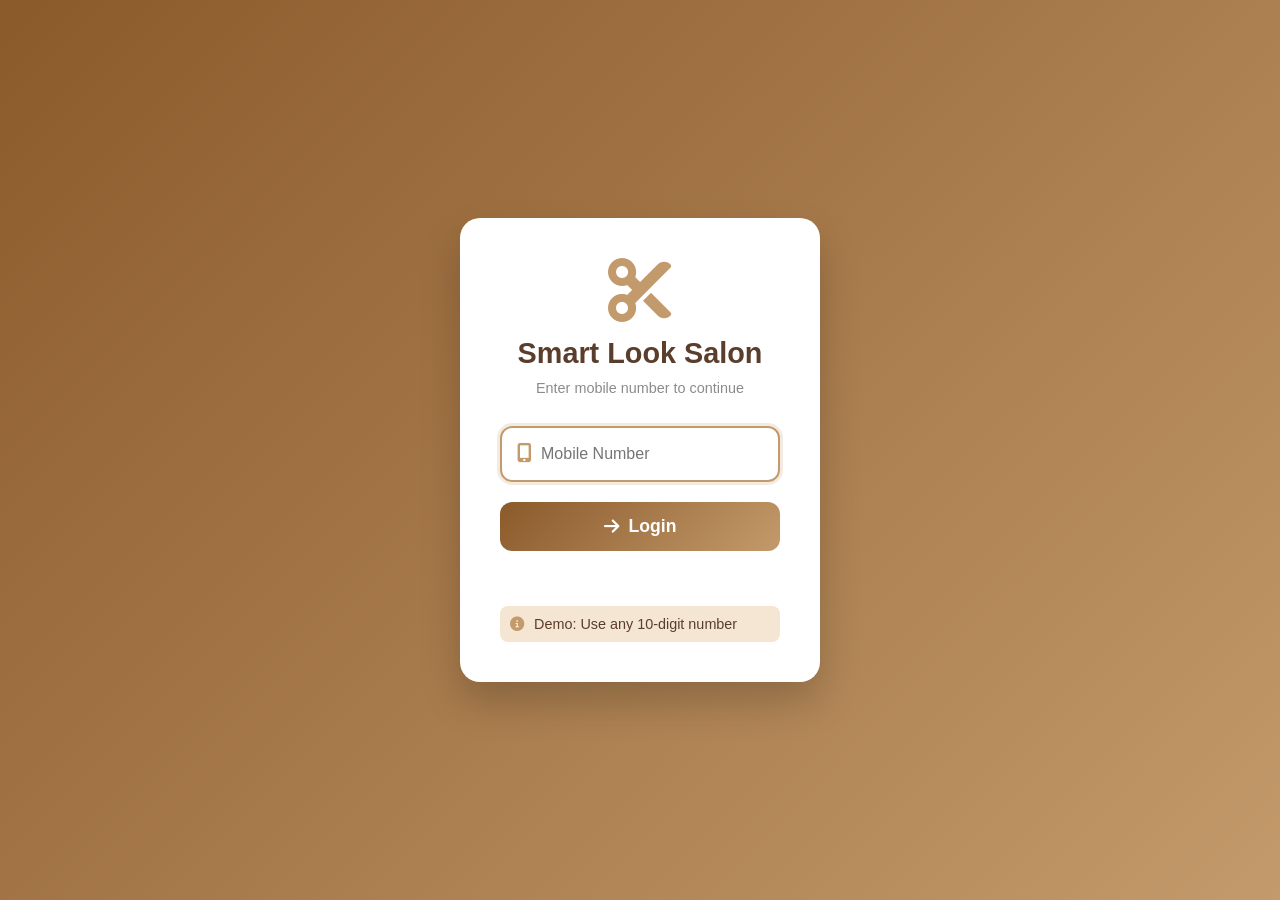
<file: index.html>
<!DOCTYPE html>
<html lang="en">
<head>
    <meta charset="UTF-8">
    <meta name="viewport" content="width=device-width, initial-scale=1.0">
    <title>Salon POS | Login</title>
    <link rel="stylesheet" href="style.css">
    <link rel="stylesheet" href="https://cdnjs.cloudflare.com/ajax/libs/font-awesome/6.4.0/css/all.min.css">
</head>
<body class="login-body">
    <div class="login-container">
        <div class="login-box">
            <div class="login-header">
                <i class="fas fa-cut"></i>
                <h1>Smart Look Salon</h1>
                <p>Enter mobile number to continue</p>
            </div>
            
            <div class="login-form">
                <div class="input-group">
                    <i class="fas fa-mobile-alt"></i>
                    <input type="tel" id="mobile-number" placeholder="Mobile Number" maxlength="10">
                </div>
                
                <button id="login-btn" class="login-btn">
                    <i class="fas fa-arrow-right"></i> Login
                </button>
                
                <div id="login-message" class="login-message"></div>
                
                <div class="demo-info">
                    <i class="fas fa-info-circle"></i>
                    <span>Demo: Use any 10-digit number</span>
                </div>
            </div>
        </div>
    </div>

    <script src="config.js"></script>
    <script src="script.js"></script>
</body>
</html>
</file>
<file: style.css>
* {
    margin: 0;
    padding: 0;
    box-sizing: border-box;
    font-family: 'Segoe UI', Tahoma, Geneva, Verdana, sans-serif;
}

/* ========== LOGIN PAGE STYLES ========== */
.login-body {
    background: linear-gradient(135deg, #8b5a2b 0%, #c39a6b 100%);
    height: 100vh;
    display: flex;
    align-items: center;
    justify-content: center;
}

.login-container {
    width: 100%;
    max-width: 400px;
    padding: 20px;
}

.login-box {
    background: white;
    border-radius: 20px;
    padding: 40px;
    box-shadow: 0 20px 40px rgba(0, 0, 0, 0.2);
}

.login-header {
    text-align: center;
    margin-bottom: 30px;
}

.login-header i {
    font-size: 4rem;
    color: #c39a6b;
    margin-bottom: 15px;
}

.login-header h1 {
    color: #5a3e2b;
    font-size: 1.8rem;
    margin-bottom: 10px;
}

.login-header p {
    color: #8b8b8b;
    font-size: 0.9rem;
}

.input-group {
    display: flex;
    align-items: center;
    border: 2px solid #f5e6d3;
    border-radius: 12px;
    padding: 5px 15px;
    margin-bottom: 20px;
    transition: all 0.3s;
}

.input-group:focus-within {
    border-color: #c39a6b;
    box-shadow: 0 0 0 3px rgba(195, 154, 107, 0.2);
}

.input-group i {
    color: #c39a6b;
    font-size: 1.2rem;
    margin-right: 10px;
}

.input-group input {
    width: 100%;
    padding: 12px 0;
    border: none;
    outline: none;
    font-size: 1rem;
}

.login-btn {
    width: 100%;
    padding: 14px;
    background: linear-gradient(135deg, #8b5a2b, #c39a6b);
    color: white;
    border: none;
    border-radius: 12px;
    font-size: 1.1rem;
    font-weight: 600;
    cursor: pointer;
    transition: all 0.3s;
    display: flex;
    align-items: center;
    justify-content: center;
    gap: 10px;
}

.login-btn:hover {
    transform: translateY(-2px);
    box-shadow: 0 10px 20px rgba(139, 90, 43, 0.3);
}

.login-message {
    margin-top: 15px;
    padding: 10px;
    border-radius: 8px;
    text-align: center;
    font-size: 0.9rem;
}

.login-message.success {
    background: #d4edda;
    color: #155724;
}

.login-message.error {
    background: #f8d7da;
    color: #721c24;
}

.demo-info {
    margin-top: 20px;
    padding: 10px;
    background: #f5e6d3;
    border-radius: 8px;
    display: flex;
    align-items: center;
    gap: 10px;
    color: #5a3e2b;
    font-size: 0.9rem;
}

.demo-info i {
    color: #c39a6b;
}

/* ========== POS DASHBOARD STYLES ========== */
.pos-container {
    display: flex;
    flex-direction: column;
    height: 100vh;
    background: #faf7f2;
    overflow: hidden;
}

/* Header */
.pos-header {
    display: flex;
    justify-content: space-between;
    align-items: center;
    padding: 1rem 2rem;
    background: linear-gradient(135deg, #8b5a2b 0%, #c39a6b 100%);
    color: white;
    box-shadow: 0 4px 15px rgba(139, 90, 43, 0.2);
    flex-shrink: 0;
}

.logo {
    display: flex;
    align-items: center;
    gap: 1rem;
}

.logo i {
    font-size: 2rem;
    color: #ffdab9;
}

.logo h1 {
    font-size: 1.8rem;
    font-weight: 300;
    letter-spacing: 1px;
}

.header-right {
    display: flex;
    align-items: center;
    gap: 2rem;
}

.search-box {
    display: flex;
    align-items: center;
    background: rgba(255, 255, 255, 0.2);
    border-radius: 50px;
    padding: 0.5rem 1rem;
    width: 300px;
}

.search-box i {
    color: #ffdab9;
    margin-right: 10px;
}

.search-box input {
    background: transparent;
    border: none;
    outline: none;
    color: white;
    width: 100%;
    font-size: 1rem;
}

.search-box input::placeholder {
    color: rgba(255, 255, 255, 0.7);
}

.user-info {
    display: flex;
    align-items: center;
    gap: 1rem;
    background: rgba(255, 255, 255, 0.2);
    padding: 0.5rem 1rem;
    border-radius: 50px;
}

.user-info i {
    font-size: 1.2rem;
}

.logout-btn {
    background: transparent;
    border: none;
    color: white;
    cursor: pointer;
    font-size: 1.1rem;
    padding: 0 5px;
}

.logout-btn:hover {
    color: #ffdab9;
}

/* Main POS Area */
.pos-main {
    display: flex;
    flex: 1;
    overflow: hidden;
    padding: 1.5rem;
    gap: 1.5rem;
    min-height: 0; /* Important for flexbox children to scroll properly */
}

/* Services Section */
.services-section {
    flex: 2;
    display: flex;
    flex-direction: column;
    background: white;
    border-radius: 20px;
    box-shadow: 0 10px 30px rgba(0, 0, 0, 0.05);
    overflow: hidden;
    min-height: 0; /* Important for scrolling */
}

.category-tabs {
    display: flex;
    padding: 1.5rem 1.5rem 0.5rem;
    gap: 0.8rem;
    border-bottom: 2px solid #f5e6d3;
    overflow-x: auto;
    white-space: nowrap;
    flex-shrink: 0;
    scrollbar-width: thin;
}

.category-tabs::-webkit-scrollbar {
    height: 4px;
}

.category-tabs::-webkit-scrollbar-track {
    background: #f5e6d3;
}

.category-tabs::-webkit-scrollbar-thumb {
    background: #c39a6b;
    border-radius: 4px;
}

.category-btn {
    padding: 0.8rem 2rem;
    border: none;
    background: #f5e6d3;
    color: #8b5a2b;
    font-weight: 600;
    border-radius: 30px;
    cursor: pointer;
    transition: all 0.3s ease;
    font-size: 1rem;
    flex-shrink: 0;
}

.category-btn:hover {
    background: #e6d5b8;
    transform: translateY(-2px);
}

.category-btn.active {
    background: #c39a6b;
    color: white;
    box-shadow: 0 4px 10px rgba(195, 154, 107, 0.4);
}

.services-grid {
    display: grid;
    grid-template-columns: repeat(auto-fill, minmax(200px, 1fr));
    gap: 1rem;
    padding: 1.5rem;
    overflow-y: auto;
    flex: 1;
    min-height: 0;
    align-content: start;
}

.service-card {
    background: white;
    border-radius: 15px;
    overflow: hidden;
    box-shadow: 0 5px 15px rgba(0, 0, 0, 0.05);
    border: 1px solid #f5e6d3;
    transition: all 0.3s ease;
    cursor: pointer;
    position: relative;
    display: flex;
    flex-direction: column;
    height: 100%;
    min-height: 250px;
}

.service-card:hover {
    transform: translateY(-5px);
    box-shadow: 0 10px 25px rgba(139, 90, 43, 0.15);
    border-color: #c39a6b;
}

.service-image {
    width: 100%;
    height: 150px;
    object-fit: cover;
    border-bottom: 2px solid #f5e6d3;
    display: block;
    background: #f5e6d3;
}

.service-info {
    padding: 1rem;
    flex: 1;
    display: flex;
    flex-direction: column;
    gap: 0.3rem;
}

.service-name {
    font-weight: 600;
    color: #5a3e2b;
    font-size: 1rem;
    line-height: 1.3;
    display: -webkit-box;
    -webkit-line-clamp: 2;
    -webkit-box-orient: vertical;
    overflow: hidden;
}

.service-price {
    color: #c39a6b;
    font-weight: 700;
    font-size: 1.2rem;
    margin-top: auto;
}

.discount-badge {
    position: absolute;
    top: 10px;
    right: 10px;
    background: #ff6b6b;
    color: white;
    padding: 0.3rem 0.8rem;
    border-radius: 20px;
    font-size: 0.8rem;
    font-weight: 600;
    z-index: 1;
    box-shadow: 0 2px 5px rgba(255, 107, 107, 0.3);
}

/* Updated Cart Section Styles - Add/Replace these in your CSS */

.cart-section {
    flex: 1;
    background: white;
    border-radius: 20px;
    box-shadow: 0 10px 30px rgba(0, 0, 0, 0.05);
    display: flex;
    flex-direction: column;
    min-width: 380px;
    max-width: 450px;
    height: 100%;
    overflow: hidden;
    position: relative;
}

.cart-header {
    display: flex;
    justify-content: space-between;
    align-items: center;
    padding: 1.2rem 1.5rem;
    border-bottom: 2px solid #f5e6d3;
    flex-shrink: 0;
    background: white;
    z-index: 2;
}

.cart-items {
    flex: 1;
    padding: 1rem 1.5rem;
    overflow-y: auto;
    min-height: 150px;
    max-height: 300px;
    background: #fffaf5;
}

/* Scrollbar styling for cart items */
.cart-items::-webkit-scrollbar {
    width: 6px;
}

.cart-items::-webkit-scrollbar-track {
    background: #f5e6d3;
    border-radius: 10px;
}

.cart-items::-webkit-scrollbar-thumb {
    background: #c39a6b;
    border-radius: 10px;
}

.cart-items::-webkit-scrollbar-thumb:hover {
    background: #8b5a2b;
}

.cart-item {
    display: flex;
    justify-content: space-between;
    align-items: center;
    padding: 0.8rem 0;
    border-bottom: 1px solid #e6d5b8;
    transition: background 0.2s;
    gap: 0.5rem;
}

.cart-item:last-child {
    border-bottom: none;
}

.cart-item-info {
    flex: 1;
    min-width: 0;
}

.cart-item-info h4 {
    color: #5a3e2b;
    font-size: 0.95rem;
    margin-bottom: 0.2rem;
    white-space: nowrap;
    overflow: hidden;
    text-overflow: ellipsis;
}

.cart-item-details {
    display: flex;
    gap: 0.5rem;
    font-size: 0.9rem;
}

.item-price {
    color: #c39a6b;
    font-weight: 600;
}

.item-quantity {
    display: flex;
    align-items: center;
    gap: 8px;
    flex-shrink: 0;
    background: #f5e6d3;
    padding: 0.3rem;
    border-radius: 8px;
}

.qty-btn {
    background: white;
    border: none;
    width: 24px;
    height: 24px;
    border-radius: 6px;
    cursor: pointer;
    color: #5a3e2b;
    transition: all 0.2s;
    display: flex;
    align-items: center;
    justify-content: center;
    font-size: 0.8rem;
    box-shadow: 0 2px 4px rgba(0,0,0,0.05);
}

.qty-btn:hover {
    background: #c39a6b;
    color: white;
}

.qty-value {
    min-width: 25px;
    text-align: center;
    font-weight: 600;
    color: #5a3e2b;
}

.remove-item {
    color: #ff9f9f;
    cursor: pointer;
    font-size: 1rem;
    padding: 5px;
    transition: color 0.2s;
    flex-shrink: 0;
}

.remove-item:hover {
    color: #ff6b6b;
}

/* Customer Details Section */
.customer-details-section {
    padding: 1rem 1.5rem;
    border-top: 2px solid #f5e6d3;
    border-bottom: 2px solid #f5e6d3;
    background: white;
    flex-shrink: 0;
}

.customer-details-section h3 {
    color: #5a3e2b;
    font-size: 1rem;
    margin-bottom: 1rem;
    display: flex;
    align-items: center;
    gap: 0.5rem;
}

.customer-details-section h3 i {
    color: #c39a6b;
}

.customer-input-group {
    margin-bottom: 0.8rem;
}

.customer-input {
    width: 100%;
    padding: 0.8rem;
    border: 2px solid #f5e6d3;
    border-radius: 10px;
    font-size: 0.95rem;
    transition: all 0.3s;
    background: white;
}

.customer-input:focus {
    outline: none;
    border-color: #c39a6b;
    box-shadow: 0 0 0 3px rgba(195, 154, 107, 0.2);
}

/* Cart Summary - Make this section scrollable if needed */
.cart-summary {
    padding: 1rem 1.5rem 1.2rem;
    background: white;
    flex: 1;
    overflow-y: auto;
    min-height: 200px; /* Ensure enough space for payment methods */
}

.summary-row {
    display: flex;
    justify-content: space-between;
    margin-bottom: 0.4rem;
    color: #5a3e2b;
    font-size: 0.95rem;
}

.summary-row.total {
    font-size: 1.3rem;
    font-weight: 700;
    color: #8b5a2b;
    border-top: 2px solid #e6d5b8;
    padding-top: 0.8rem;
    margin-top: 0.5rem;
    margin-bottom: 0.8rem;
}

/* Payment Method Section - Make it prominent */
.payment-method-section {
    margin: 0.5rem 0 0.8rem;
    padding: 0.5rem 0;
    border-top: 2px solid #f5e6d3;
    border-bottom: 2px solid #f5e6d3;
    background: #fffaf5;
    border-radius: 10px;
    padding: 1rem;
}

.payment-method-section h3 {
    color: #5a3e2b;
    font-size: 1rem;
    margin-bottom: 1rem;
    display: flex;
    align-items: center;
    gap: 0.5rem;
}

.payment-options {
    display: flex;
    gap: 0.8rem;
    flex-wrap: nowrap;
    overflow-x: auto;
    padding: 0.3rem 0 0.8rem 0;
    scrollbar-width: thin;
    -webkit-overflow-scrolling: touch;
}

/* Make payment options more visible */
.payment-options::-webkit-scrollbar {
    height: 6px;
}

.payment-options::-webkit-scrollbar-track {
    background: #e6d5b8;
    border-radius: 10px;
}

.payment-options::-webkit-scrollbar-thumb {
    background: #c39a6b;
    border-radius: 10px;
}

.payment-option {
    flex: 0 0 auto;
    min-width: 90px;
}

.payment-label {
    display: flex;
    flex-direction: column;
    align-items: center;
    gap: 0.3rem;
    padding: 0.7rem 0.8rem;
    background: white;
    border: 2px solid #f5e6d3;
    border-radius: 10px;
    cursor: pointer;
    transition: all 0.2s;
    color: #5a3e2b;
    font-size: 0.85rem;
    box-shadow: 0 2px 4px rgba(0,0,0,0.05);
}

.payment-label i {
    font-size: 1.3rem;
    color: #c39a6b;
}

.payment-option input[type="radio"]:checked + .payment-label {
    background: #c39a6b;
    color: white;
    border-color: #8b5a2b;
    transform: translateY(-2px);
    box-shadow: 0 4px 8px rgba(195, 154, 107, 0.3);
}

.payment-option input[type="radio"]:checked + .payment-label i {
    color: white;
}

.checkout-btn {
    width: 100%;
    padding: 0.9rem;
    background: linear-gradient(135deg, #8b5a2b, #c39a6b);
    color: white;
    border: none;
    border-radius: 10px;
    font-size: 1rem;
    font-weight: 600;
    cursor: pointer;
    transition: all 0.2s;
    display: flex;
    align-items: center;
    justify-content: center;
    gap: 8px;
    margin-top: 0.5rem;
}

/* Fix for small screens */
@media (max-width: 1200px) {
    .cart-section {
        max-height: 600px;
    }
    
    .cart-summary {
        max-height: 300px;
    }
}

@media (max-width: 768px) {
    .cart-section {
        min-width: 100%;
        max-height: 500px;
    }
    
    .cart-items {
        max-height: 150px;
    }
    
    .payment-options {
        gap: 0.5rem;
    }
    
    .payment-option {
        min-width: 80px;
    }
}
.checkout-btn {
    width: 100%;
    padding: 1rem;
    background: linear-gradient(135deg, #8b5a2b, #c39a6b);
    color: white;
    border: none;
    border-radius: 12px;
    font-size: 1.1rem;
    font-weight: 600;
    cursor: pointer;
    transition: all 0.3s;
    display: flex;
    align-items: center;
    justify-content: center;
    gap: 10px;
    margin-top: 0.5rem;
}

.checkout-btn:hover:not(:disabled) {
    transform: translateY(-2px);
    box-shadow: 0 10px 20px rgba(139, 90, 43, 0.3);
}

.checkout-btn:disabled {
    opacity: 0.5;
    cursor: not-allowed;
}

/* Empty cart state */
.empty-cart {
    text-align: center;
    color: #c39a6b;
    padding: 2rem 1rem;
}

.empty-cart i {
    font-size: 3rem;
    margin-bottom: 1rem;
    opacity: 0.3;
}

/* Toast positioning */
.toast {
    position: fixed;
    bottom: 30px;
    right: 30px;
    background: #5a3e2b;
    color: white;
    padding: 1rem 2rem;
    border-radius: 50px;
    box-shadow: 0 5px 15px rgba(0, 0, 0, 0.2);
    transform: translateX(400px);
    transition: transform 0.3s ease;
    z-index: 2000;
    font-weight: 500;
}

.toast.show {
    transform: translateX(0);
}
/* Modal Styles */
.modal {
    display: none;
    position: fixed;
    z-index: 1000;
    left: 0;
    top: 0;
    width: 100%;
    height: 100%;
    background-color: rgba(0, 0, 0, 0.6);
    backdrop-filter: blur(5px);
    overflow-y: auto;
}

.modal-content {
    background: white;
    margin: 3% auto;
    padding: 2rem;
    border-radius: 20px;
    width: 90%;
    max-width: 600px;
    max-height: 85vh;
    overflow-y: auto;
    box-shadow: 0 20px 40px rgba(0, 0, 0, 0.2);
    position: relative;
}

.bill-content {
    max-width: 400px;
}

.modal-header {
    display: flex;
    justify-content: space-between;
    align-items: center;
    margin-bottom: 1.5rem;
    padding-bottom: 1rem;
    border-bottom: 2px solid #f5e6d3;
    position: sticky;
    top: 0;
    background: white;
    z-index: 1;
}

.modal-header h2 {
    color: #5a3e2b;
    font-size: 1.5rem;
}

.close {
    color: #c39a6b;
    font-size: 2rem;
    cursor: pointer;
    transition: color 0.2s;
    line-height: 1;
}

.close:hover {
    color: #8b5a2b;
}

.print-btn {
    background: #c39a6b;
    color: white;
    border: none;
    padding: 0.5rem 1rem;
    border-radius: 8px;
    cursor: pointer;
    display: flex;
    align-items: center;
    gap: 5px;
    transition: all 0.2s;
}

.print-btn:hover {
    background: #8b5a2b;
}

/* Form Styles */
.form-row {
    display: grid;
    grid-template-columns: 1fr 1fr;
    gap: 1rem;
    margin-bottom: 1rem;
}

.form-group {
    margin-bottom: 1rem;
}

.form-group label {
    display: block;
    margin-bottom: 0.3rem;
    color: #5a3e2b;
    font-weight: 500;
    font-size: 0.9rem;
}

.form-group label i {
    color: #c39a6b;
    margin-right: 5px;
}

.form-group input,
.form-group select,
.form-group textarea {
    width: 100%;
    padding: 0.8rem;
    border: 2px solid #f5e6d3;
    border-radius: 10px;
    font-size: 0.95rem;
    transition: all 0.3s;
}

.form-group input:focus,
.form-group select:focus,
.form-group textarea:focus {
    outline: none;
    border-color: #c39a6b;
    box-shadow: 0 0 0 3px rgba(195, 154, 107, 0.2);
}

/* Order Summary in Modal */
.order-summary {
    background: #fffaf5;
    padding: 1rem;
    border-radius: 12px;
    margin: 1rem 0;
}

.order-summary h3 {
    color: #5a3e2b;
    margin-bottom: 1rem;
    font-size: 1rem;
}

.order-items-list {
    max-height: 200px;
    overflow-y: auto;
    margin-bottom: 1rem;
}

.order-item {
    display: flex;
    justify-content: space-between;
    padding: 0.5rem 0;
    border-bottom: 1px dashed #f5e6d3;
    font-size: 0.9rem;
}

.order-totals {
    border-top: 2px solid #e6d5b8;
    padding-top: 1rem;
}

.total-row {
    display: flex;
    justify-content: space-between;
    margin-bottom: 0.5rem;
    color: #5a3e2b;
}

.total-row.grand-total {
    font-size: 1.2rem;
    font-weight: 700;
    color: #8b5a2b;
    margin-top: 0.5rem;
    padding-top: 0.5rem;
    border-top: 2px solid #e6d5b8;
}

.form-actions {
    display: flex;
    gap: 1rem;
    margin-top: 1.5rem;
    position: sticky;
    bottom: 0;
    background: white;
    padding-top: 1rem;
    border-top: 2px solid #f5e6d3;
}

.cancel-btn {
    flex: 1;
    padding: 0.8rem;
    background: #f5e6d3;
    color: #5a3e2b;
    border: none;
    border-radius: 10px;
    font-weight: 600;
    cursor: pointer;
    transition: all 0.2s;
    display: flex;
    align-items: center;
    justify-content: center;
    gap: 5px;
}

.cancel-btn:hover {
    background: #e6d5b8;
}

.submit-btn {
    flex: 2;
    padding: 0.8rem;
    background: linear-gradient(135deg, #6b8e4c, #8cb369);
    color: white;
    border: none;
    border-radius: 10px;
    font-weight: 600;
    cursor: pointer;
    transition: all 0.2s;
    display: flex;
    align-items: center;
    justify-content: center;
    gap: 5px;
}

.submit-btn:hover:not(:disabled) {
    transform: translateY(-2px);
    box-shadow: 0 5px 15px rgba(107, 142, 76, 0.3);
}

.submit-btn:disabled {
    opacity: 0.5;
    cursor: not-allowed;
}

/* Bill Details */
.bill-details {
    padding: 1rem 0;
}

.bill-header {
    text-align: center;
    margin-bottom: 1.5rem;
}

.bill-header h3 {
    color: #5a3e2b;
    font-size: 1.3rem;
    margin-bottom: 0.3rem;
}

.bill-header p {
    color: #8b8b8b;
    font-size: 0.9rem;
}

.bill-info {
    background: #fffaf5;
    padding: 1rem;
    border-radius: 10px;
    margin-bottom: 1rem;
}

.bill-info p {
    margin-bottom: 0.3rem;
    color: #5a3e2b;
}

.bill-items {
    margin-bottom: 1rem;
}

.bill-item {
    display: flex;
    justify-content: space-between;
    padding: 0.5rem 0;
    border-bottom: 1px dashed #f5e6d3;
}

.bill-total {
    text-align: right;
    padding-top: 1rem;
    border-top: 2px solid #e6d5b8;
    font-weight: 700;
    color: #8b5a2b;
}

.modal-footer {
    margin-top: 1.5rem;
    text-align: right;
    position: sticky;
    bottom: 0;
    background: white;
    padding-top: 1rem;
    border-top: 2px solid #f5e6d3;
}

.close-btn {
    padding: 0.8rem 2rem;
    background: #c39a6b;
    color: white;
    border: none;
    border-radius: 10px;
    font-weight: 600;
    cursor: pointer;
    transition: all 0.2s;
}

.close-btn:hover {
    background: #8b5a2b;
}

/* Toast Notification */
.toast {
    position: fixed;
    bottom: 30px;
    right: 30px;
    background: #5a3e2b;
    color: white;
    padding: 1rem 2rem;
    border-radius: 50px;
    box-shadow: 0 5px 15px rgba(0, 0, 0, 0.2);
    transform: translateX(400px);
    transition: transform 0.3s ease;
    z-index: 2000;
    font-weight: 500;
}

.toast.show {
    transform: translateX(0);
}

/* Loading Spinner */
.loading-spinner {
    text-align: center;
    padding: 3rem;
    color: #c39a6b;
    font-size: 1.2rem;
    grid-column: 1 / -1;
}

.loading-spinner i {
    margin-right: 10px;
}

/* Scrollbar Styling */
::-webkit-scrollbar {
    width: 8px;
    height: 8px;
}

::-webkit-scrollbar-track {
    background: #f5e6d3;
    border-radius: 4px;
}

::-webkit-scrollbar-thumb {
    background: #c39a6b;
    border-radius: 4px;
}

::-webkit-scrollbar-thumb:hover {
    background: #8b5a2b;
}

/* Responsive Design */
@media (max-width: 1200px) {
    .services-grid {
        grid-template-columns: repeat(auto-fill, minmax(180px, 1fr));
    }
}

@media (max-width: 992px) {
    .pos-main {
        flex-direction: column;
    }
    
    .cart-section {
        min-width: auto;
        max-width: none;
    }
    
    .services-grid {
        grid-template-columns: repeat(auto-fill, minmax(160px, 1fr));
    }
}

@media (max-width: 768px) {
    .pos-header {
        flex-direction: column;
        gap: 1rem;
        padding: 1rem;
    }
    
    .header-right {
        width: 100%;
        flex-direction: column;
    }
    
    .search-box {
        width: 100%;
    }
    
    .form-row {
        grid-template-columns: 1fr;
    }
}

@media (max-width: 480px) {
    .services-grid {
        grid-template-columns: 1fr;
    }
    
    .service-card {
        min-height: auto;
    }
}

/* Add these styles to your existing CSS file */

/* Customer Details Section */
.customer-details-section {
    padding: 1rem 1.5rem;
    border-top: 2px solid #f5e6d3;
    background: #fffaf5;
}

.customer-details-section h3 {
    color: #5a3e2b;
    font-size: 1rem;
    margin-bottom: 1rem;
    display: flex;
    align-items: center;
    gap: 0.5rem;
}

.customer-details-section h3 i {
    color: #c39a6b;
}


.customer-input-group {
    margin-bottom: 0.8rem;
}

.customer-input {
    width: 100%;
    padding: 0.8rem;
    border: 2px solid #f5e6d3;
    border-radius: 10px;
    font-size: 0.95rem;
    transition: all 0.3s;
    background: white;
}

.customer-input:focus {
    outline: none;
    border-color: #c39a6b;
    box-shadow: 0 0 0 3px rgba(195, 154, 107, 0.2);
}

/* Add these utility classes at the end of your style.css */
.flex {
    display: flex;
}

.gap-3 {
    gap: 0.75rem;
}

.w-1\/2 {
    width: 50%;
}
/* Add this utility class */
.mb-3 {
    margin-bottom: 0.75rem;
}

/* Ultra compact payment section */
.payment-method-section {
    margin: 0.2rem 0;
    padding: 0.3rem;
    border-top: 1px solid #f5e6d3;
    border-bottom: 1px solid #f5e6d3;
    background: #fffaf5;
    border-radius: 4px;
}

.payment-method-section h3 {
    color: #5a3e2b;
    font-size: 0.75rem;
    margin-bottom: 0.3rem;
    display: flex;
    align-items: center;
    gap: 0.2rem;
}

.payment-method-section h3 i {
    color: #c39a6b;
    font-size: 0.8rem;
}

.payment-options {
    display: flex;
    gap: 0.2rem;
    justify-content: space-between;
}

.payment-option {
    flex: 1;
    min-width: 0;
}

.payment-label {
    display: flex;
    flex-direction: column;
    align-items: center;
    gap: 0.1rem;
    padding: 0.2rem 0.1rem;
    background: white;
    border: 1px solid #f5e6d3;
    border-radius: 3px;
    cursor: pointer;
    transition: all 0.2s;
    color: #5a3e2b;
    font-size: 0.65rem;
    text-align: center;
}

.payment-label i {
    font-size: 0.8rem;
    color: #c39a6b;
}

.payment-option input[type="radio"] {
    display: none;
}

.payment-option input[type="radio"]:checked + .payment-label {
    background: #c39a6b;
    color: white;
    border-color: #8b5a2b;
}

.payment-option input[type="radio"]:checked + .payment-label i {
    color: white;
}

/* Make summary row very compact */
.summary-row {
    display: flex;
    justify-content: space-between;
    margin-bottom: 0.1rem;
    color: #5a3e2b;
    font-size: 0.75rem;
}

.summary-row.total {
    font-size: 0.9rem;
    font-weight: 700;
    color: #8b5a2b;
    border-top: 1px solid #e6d5b8;
    padding-top: 0.2rem;
    margin-top: 0.1rem;
    margin-bottom: 0.2rem;
}

/* Smaller checkout button */
.checkout-btn {
    width: 100%;
    padding: 0.4rem;
    background: linear-gradient(135deg, #8b5a2b, #c39a6b);
    color: white;
    border: none;
    border-radius: 3px;
    font-size: 0.75rem;
    font-weight: 600;
    cursor: pointer;
    transition: all 0.2s;
    display: flex;
    align-items: center;
    justify-content: center;
    gap: 4px;
    margin-top: 0.1rem;
}

/* Ultra compact QR modal */
.qr-modal-content {
    padding: 0.8rem;
    max-width: 250px;
}

.qr-code-container {
    margin: 0.3rem 0;
    padding: 0.2rem;
}

.qr-code-container img {
    width: 100px;
    height: 100px;
}

.qr-amount {
    font-size: 0.9rem;
    margin: 0.2rem 0;
}

.qr-instruction {
    font-size: 0.65rem;
    margin-bottom: 0.3rem;
}

.qr-paid-btn {
    padding: 0.4rem 0.8rem;
    font-size: 0.7rem;
}

/* Update cart summary styles */
.cart-summary {
    padding: 0 1.5rem 1.5rem;
    border-top: none;
    background: transparent;
}

.summary-row {
    padding: 0.3rem 0;
}

/* Responsive adjustments */
@media (max-width: 768px) {
    .payment-options {
        flex-direction: column;
    }
    
    .payment-option {
        width: 100%;
    }
}

/* Add to your style.css */
.category-tabs {
    display: flex;
    padding: 1.5rem 1.5rem 0.5rem;
    gap: 0.8rem;
    border-bottom: 2px solid #f5e6d3;
    overflow-x: auto;
    white-space: nowrap;
    flex-shrink: 0;
    scrollbar-width: thin;
    min-height: 60px; /* Ensure tabs have height */
}

.category-btn {
    padding: 0.8rem 2rem;
    border: none;
    background: #f5e6d3;
    color: #8b5a2b;
    font-weight: 600;
    border-radius: 30px;
    cursor: pointer;
    transition: all 0.3s ease;
    font-size: 1rem;
    flex-shrink: 0;
    display: inline-flex;
    align-items: center;
    justify-content: center;
}

.category-btn.active {
    background: #c39a6b;
    color: white;
    box-shadow: 0 4px 10px rgba(195, 154, 107, 0.4);
}
</file>
